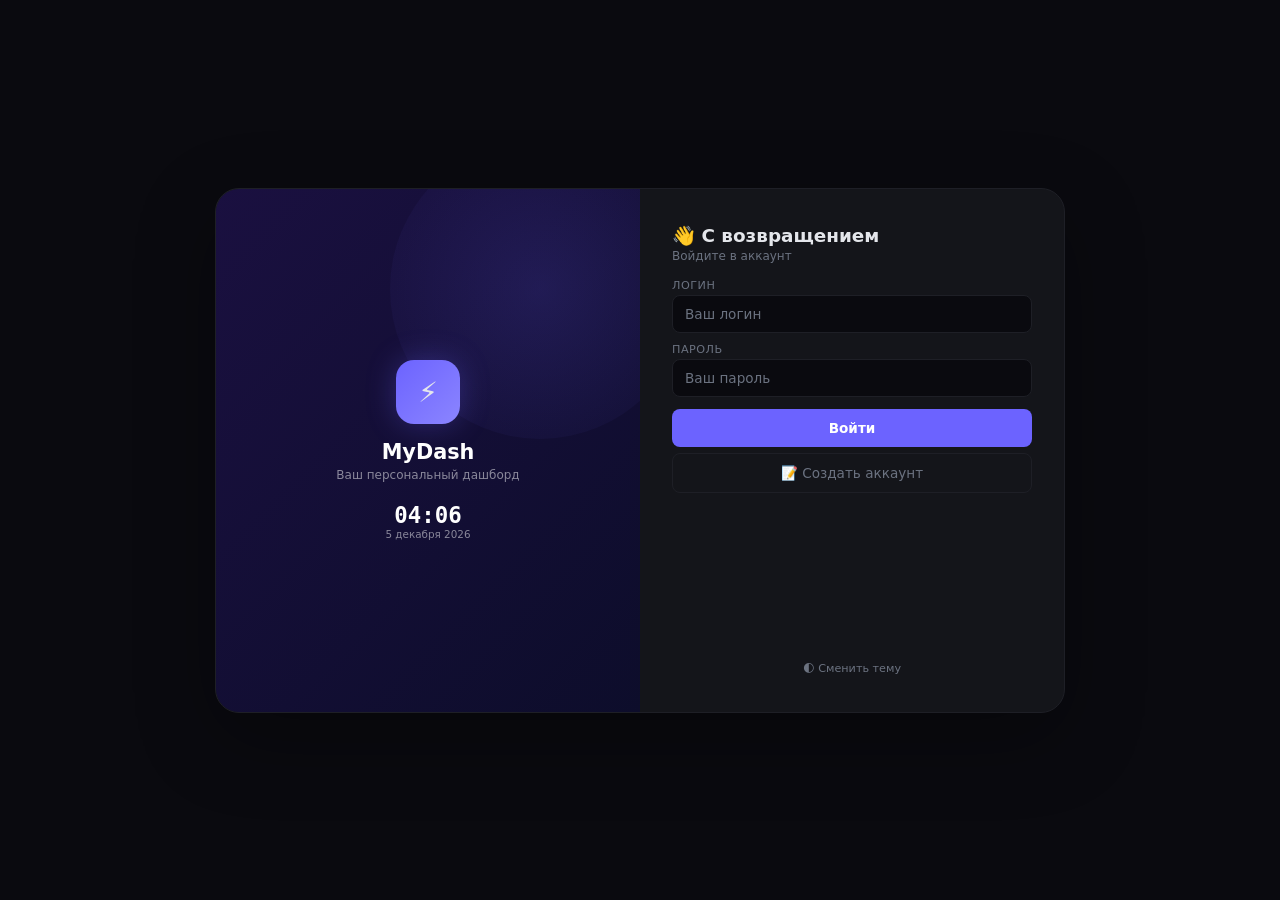
<file: login.html>
<!doctype html>
<html lang="ru" data-theme="dark">
	<head>
		<link rel="manifest" href="manifest.json" />
		<meta name="mobile-web-app-capable" content="yes" />
		<meta name="apple-mobile-web-app-capable" content="yes" />
		<meta
			name="apple-mobile-web-app-status-bar-style"
			content="black-translucent"
		/>
		<meta name="apple-mobile-web-app-title" content="MyDash" />
		<link rel="apple-touch-icon" href="favicon.png" />
		<link rel="icon" type="image/png" href="favicon.png" />
		<meta charset="UTF-8" />
		<meta name="viewport" content="width=device-width, initial-scale=1.0" />
		<title>Вход в дашборд</title>
		<style>
			:root {
				--bg: #0a0a0f;
				--card: #14151a;
				--text: #e4e6eb;
				--text2: #6b7280;
				--accent: #6c63ff;
				--border: #1e1f26;
			}

			[data-theme='light'] {
				--bg: #f5f6fa;
				--card: #ffffff;
				--text: #1a1d27;
				--text2: #9ca3af;
				--border: #e5e7eb;
			}

			* {
				margin: 0;
				padding: 0;
				box-sizing: border-box;
			}

			body {
				font-family:
					'Segoe UI',
					system-ui,
					-apple-system,
					sans-serif;
				background: var(--bg);
				color: var(--text);
				min-height: 100vh;
				display: flex;
				align-items: center;
				justify-content: center;
				padding: 20px;
				transition: background 0.4s;
			}

			.login-wrapper {
				display: grid;
				grid-template-columns: 1fr 1fr;
				max-width: 850px;
				width: 100%;
				background: var(--card);
				border-radius: 24px;
				overflow: hidden;
				border: 1px solid var(--border);
				box-shadow: 0 25px 80px rgba(0, 0, 0, 0.3);
				animation: fadeIn 0.5s ease;
			}

			@keyframes fadeIn {
				from {
					opacity: 0;
					transform: translateY(20px);
				}
				to {
					opacity: 1;
					transform: translateY(0);
				}
			}

			/* Левая панель */
			.login-brand {
				background: linear-gradient(135deg, #1a1040, #0d0d2b);
				padding: 48px 36px;
				display: flex;
				flex-direction: column;
				justify-content: center;
				align-items: center;
				text-align: center;
				position: relative;
				overflow: hidden;
			}

			.login-brand::before {
				content: '';
				position: absolute;
				width: 300px;
				height: 300px;
				background: radial-gradient(
					circle,
					rgba(108, 99, 255, 0.15),
					transparent
				);
				top: -50px;
				right: -50px;
				border-radius: 50%;
			}

			.brand-icon {
				width: 64px;
				height: 64px;
				background: linear-gradient(135deg, #6c63ff, #8b85ff);
				border-radius: 18px;
				display: flex;
				align-items: center;
				justify-content: center;
				font-size: 28px;
				margin-bottom: 16px;
				position: relative;
				z-index: 1;
				box-shadow: 0 0 30px rgba(108, 99, 255, 0.3);
			}

			.brand-title {
				font-size: 1.3rem;
				font-weight: 700;
				color: white;
				position: relative;
				z-index: 1;
			}
			.brand-subtitle {
				font-size: 0.75rem;
				color: rgba(255, 255, 255, 0.5);
				margin-top: 4px;
				position: relative;
				z-index: 1;
			}
			.brand-clock {
				margin-top: 20px;
				position: relative;
				z-index: 1;
			}
			.brand-time {
				font-size: 1.4rem;
				font-weight: 700;
				color: white;
				font-family: 'SF Mono', monospace;
			}
			.brand-date {
				font-size: 0.65rem;
				color: rgba(255, 255, 255, 0.5);
			}

			/* Правая панель */
			.login-form {
				padding: 36px 32px;
				display: flex;
				flex-direction: column;
				justify-content: center;
				position: relative;
				overflow: hidden;
			}

			.form-switcher {
				position: relative;
				min-height: 420px;
			}

			.form-panel {
				position: absolute;
				width: 100%;
				transition: all 0.4s cubic-bezier(0.4, 0, 0.2, 1);
			}

			.form-panel.login-panel {
				opacity: 1;
				transform: translateX(0);
				pointer-events: all;
			}

			.form-panel.login-panel.hidden {
				opacity: 0;
				transform: translateX(-40px);
				pointer-events: none;
			}

			.form-panel.register-panel {
				opacity: 0;
				transform: translateX(40px);
				pointer-events: none;
			}

			.form-panel.register-panel.visible {
				opacity: 1;
				transform: translateX(0);
				pointer-events: all;
			}

			.form-welcome {
				font-size: 1.15rem;
				font-weight: 700;
				margin-bottom: 2px;
			}
			.form-hint {
				font-size: 0.75rem;
				color: var(--text2);
				margin-bottom: 16px;
			}

			.form-group {
				margin-bottom: 10px;
			}

			.form-label {
				display: block;
				font-size: 0.7rem;
				color: var(--text2);
				margin-bottom: 3px;
				font-weight: 500;
				text-transform: uppercase;
				letter-spacing: 0.5px;
			}

			.form-input {
				width: 100%;
				padding: 10px 12px;
				border-radius: 8px;
				border: 1.5px solid var(--border);
				background: var(--bg);
				color: var(--text);
				font-size: 0.85rem;
				font-family: inherit;
				transition: 0.2s;
				outline: none;
			}

			.form-input:focus {
				border-color: #6c63ff;
				box-shadow: 0 0 0 3px rgba(108, 99, 255, 0.1);
			}

			.form-input::placeholder {
				color: #6b7280;
			}

			.btn {
				width: 100%;
				padding: 11px;
				border-radius: 8px;
				border: none;
				font-size: 0.85rem;
				font-weight: 600;
				cursor: pointer;
				font-family: inherit;
				transition: 0.2s;
			}

			.btn-primary {
				background: #6c63ff;
				color: white;
				margin-top: 2px;
			}

			.btn-primary:hover {
				background: #5b52e0;
				transform: translateY(-1px);
				box-shadow: 0 6px 20px rgba(108, 99, 255, 0.3);
			}

			.btn-ghost {
				background: transparent;
				border: 1.5px solid var(--border);
				color: var(--text2);
				margin-top: 6px;
				font-weight: 500;
			}

			.btn-ghost:hover {
				border-color: #6c63ff;
				color: #6c63ff;
			}

			.btn-back {
				display: flex;
				align-items: center;
				justify-content: center;
				gap: 6px;
				background: transparent;
				border: 1.5px solid var(--border);
				color: var(--text);
				font-weight: 600;
				font-size: 0.85rem;
				margin-top: 6px;
			}

			.btn-back:hover {
				border-color: #6c63ff;
				color: #6c63ff;
				background: rgba(108, 99, 255, 0.05);
			}

			.error {
				color: #ef4444;
				font-size: 0.72rem;
				text-align: center;
				margin-top: 6px;
				display: none;
				animation: shake 0.4s ease;
			}
			.error.show {
				display: block;
			}

			@keyframes shake {
				0%,
				100% {
					transform: translateX(0);
				}
				25% {
					transform: translateX(-4px);
				}
				75% {
					transform: translateX(4px);
				}
			}

			.success-msg {
				color: #4ade80;
				font-size: 0.75rem;
				text-align: center;
				margin-top: 6px;
				display: none;
			}
			.success-msg.show {
				display: block;
			}

			.theme-switch {
				text-align: center;
				margin-top: 12px;
			}
			.theme-btn {
				font-size: 0.7rem;
				color: var(--text2);
				cursor: pointer;
				background: none;
				border: none;
				font-family: inherit;
			}
			.theme-btn:hover {
				color: #6c63ff;
			}

			@media (max-width: 700px) {
				.login-wrapper {
					grid-template-columns: 1fr;
				}
				.login-brand {
					padding: 28px 20px;
				}
				.login-form {
					padding: 24px 20px;
				}
				.form-switcher {
					min-height: 380px;
				}
			}
		</style>
	</head>
	<body>
		<div class="login-wrapper">
			<div class="login-brand">
				<div class="brand-icon">⚡</div>
				<div class="brand-title">MyDash</div>
				<div class="brand-subtitle">Ваш персональный дашборд</div>
				<div class="brand-clock">
					<div class="brand-time" id="clockTime">00:00</div>
					<div class="brand-date" id="clockDate">--</div>
				</div>
			</div>

			<div class="login-form">
				<div class="form-switcher">
					<!-- Вход -->
					<div class="form-panel login-panel" id="loginPanel">
						<div class="form-welcome">👋 С возвращением</div>
						<div class="form-hint" id="lastLoginHint">Войдите в аккаунт</div>
						<div class="form-group">
							<label class="form-label">Логин</label
							><input
								type="text"
								class="form-input"
								id="lu"
								placeholder="Ваш логин"
								autocomplete="username"
							/>
						</div>
						<div class="form-group">
							<label class="form-label">Пароль</label
							><input
								type="password"
								class="form-input"
								id="lp"
								placeholder="Ваш пароль"
								autocomplete="current-password"
							/>
						</div>
						<button class="btn btn-primary" onclick="doLogin()">Войти</button>
						<button class="btn btn-ghost" onclick="showRegister()">
							📝 Создать аккаунт
						</button>
						<div class="error" id="err"></div>
					</div>

					<!-- Регистрация -->
					<div class="form-panel register-panel" id="registerPanel">
						<div class="form-welcome">📝 Регистрация</div>
						<div class="form-hint">Создайте новый аккаунт</div>
						<div class="form-group">
							<label class="form-label">Логин</label
							><input
								type="text"
								class="form-input"
								id="ru"
								placeholder="Придумайте логин"
							/>
						</div>
						<div class="form-group">
							<label class="form-label">Пароль</label
							><input
								type="password"
								class="form-input"
								id="rp"
								placeholder="Придумайте пароль"
							/>
						</div>
						<div class="form-group">
							<label class="form-label">Имя</label
							><input
								type="text"
								class="form-input"
								id="rn"
								placeholder="Ваше имя"
							/>
						</div>
						<div class="form-group">
							<label class="form-label">Код админа</label
							><input
								type="text"
								class="form-input"
								id="rc"
								placeholder="admin2024"
							/>
						</div>
						<button class="btn btn-primary" onclick="doRegister()">
							Зарегистрироваться
						</button>
						<button class="btn btn-ghost btn-back" onclick="showLogin()">
							← Назад ко входу
						</button>
						<div class="error" id="err2"></div>
						<div class="success-msg" id="success2"></div>
					</div>
				</div>

				<div class="theme-switch">
					<button class="theme-btn" onclick="toggleTheme()">
						🌓 Сменить тему
					</button>
				</div>
			</div>
		</div>

		<script>
			function updateClock() {
				const now = new Date()
				document.getElementById('clockTime').textContent =
					now.toLocaleTimeString('ru-RU', {
						hour: '2-digit',
						minute: '2-digit',
					})
				const months = [
					'января',
					'февраля',
					'марта',
					'апреля',
					'мая',
					'июня',
					'июля',
					'августа',
					'сентября',
					'октября',
					'ноября',
					'декабря',
				]
				document.getElementById('clockDate').textContent = `${now.getDate()} ${
					months[now.getMonth()]
				} ${now.getFullYear()}`
			}
			updateClock()
			setInterval(updateClock, 30000)

			const lastLogin = localStorage.getItem('last-login-time')
			if (lastLogin) {
				const d = new Date(lastLogin)
				document.getElementById('lastLoginHint').textContent =
					`Последний вход: ${d.toLocaleDateString('ru-RU', {
						day: 'numeric',
						month: 'long',
					})} в ${d.toLocaleTimeString('ru-RU', {
						hour: '2-digit',
						minute: '2-digit',
					})}`
			}

			function toggleTheme() {
				const html = document.documentElement
				const c = html.getAttribute('data-theme')
				html.setAttribute('data-theme', c === 'dark' ? 'light' : 'dark')
				localStorage.setItem('login-theme', html.getAttribute('data-theme'))
			}
			const st = localStorage.getItem('login-theme')
			if (st) document.documentElement.setAttribute('data-theme', st)

			function showRegister() {
				document.getElementById('loginPanel').classList.add('hidden')
				document.getElementById('registerPanel').classList.add('visible')
				document.getElementById('err').classList.remove('show')
				document.getElementById('err2').classList.remove('show')
				document.getElementById('success2').classList.remove('show')
				setTimeout(() => document.getElementById('ru').focus(), 400)
			}

			function showLogin() {
				document.getElementById('registerPanel').classList.remove('visible')
				document.getElementById('loginPanel').classList.remove('hidden')
				document.getElementById('err2').classList.remove('show')
				document.getElementById('success2').classList.remove('show')
				document.getElementById('rp').value = ''
				document.getElementById('rn').value = ''
				document.getElementById('rc').value = ''
				setTimeout(() => document.getElementById('lu').focus(), 400)
			}

			const KEY = 'dashboard-users'
			const ADMIN = 'admin2024'

			function getUsers() {
				let d = localStorage.getItem(KEY)
				if (d) return JSON.parse(d)
				const def = [
					{
						username: 'admin',
						password: 'admin123',
						name: 'Админ',
						role: 'admin',
					},
					{
						username: 'user',
						password: 'user123',
						name: 'Пользователь',
						role: 'user',
					},
				]
				localStorage.setItem(KEY, JSON.stringify(def))
				return def
			}
			function saveUsers(u) {
				localStorage.setItem(KEY, JSON.stringify(u))
			}

			function doLogin() {
				const u = document.getElementById('lu').value.trim()
				const p = document.getElementById('lp').value.trim()
				const e = document.getElementById('err')
				e.classList.remove('show')
				if (!u || !p) {
					e.textContent = 'Заполните все поля'
					e.classList.add('show')
					return
				}
				const users = getUsers()
				const user = users.find(x => x.username === u && x.password === p)
				if (user) {
					localStorage.setItem('last-login-time', new Date().toISOString())
					localStorage.setItem(
						'dashboard-session',
						JSON.stringify({
							username: user.username,
							name: user.name,
							role: user.role,
							loginTime: new Date().toISOString(),
						}),
					)
					window.location.replace('index.html');
				} else {
					e.textContent = 'Неверный логин или пароль'
					e.classList.add('show')
				}
			}

			function doRegister() {
				const u = document.getElementById('ru').value.trim()
				const p = document.getElementById('rp').value.trim()
				const n = document.getElementById('rn').value.trim()
				const c = document.getElementById('rc').value.trim()
				const e = document.getElementById('err2')
				const s = document.getElementById('success2')
				e.classList.remove('show')
				s.classList.remove('show')
				if (!u || !p || !n) {
					e.textContent = 'Заполните все поля'
					e.classList.add('show')
					return
				}
				if (p.length < 3) {
					e.textContent = 'Пароль минимум 3 символа'
					e.classList.add('show')
					return
				}
				const users = getUsers()
				if (users.find(x => x.username === u)) {
					e.textContent = 'Пользователь уже существует'
					e.classList.add('show')
					return
				}
				users.push({
					username: u,
					password: p,
					name: n,
					role: c === ADMIN ? 'admin' : 'user',
				})
				saveUsers(users)
				s.textContent = '✅ Аккаунт создан! Сейчас войдите.'
				s.classList.add('show')
				document.getElementById('lu').value = u
				document.getElementById('lp').value = ''
				setTimeout(() => showLogin(), 1500)
			}

			document.getElementById('lp').addEventListener('keydown', e => {
				if (e.key === 'Enter') doLogin()
			})
			document.getElementById('rc').addEventListener('keydown', e => {
				if (e.key === 'Enter') doRegister()
			})
		</script>
		<script>
			if ('serviceWorker' in navigator) {
				navigator.serviceWorker.register('sw.js')
			}
		</script>
	</body>
</html>
</file>
